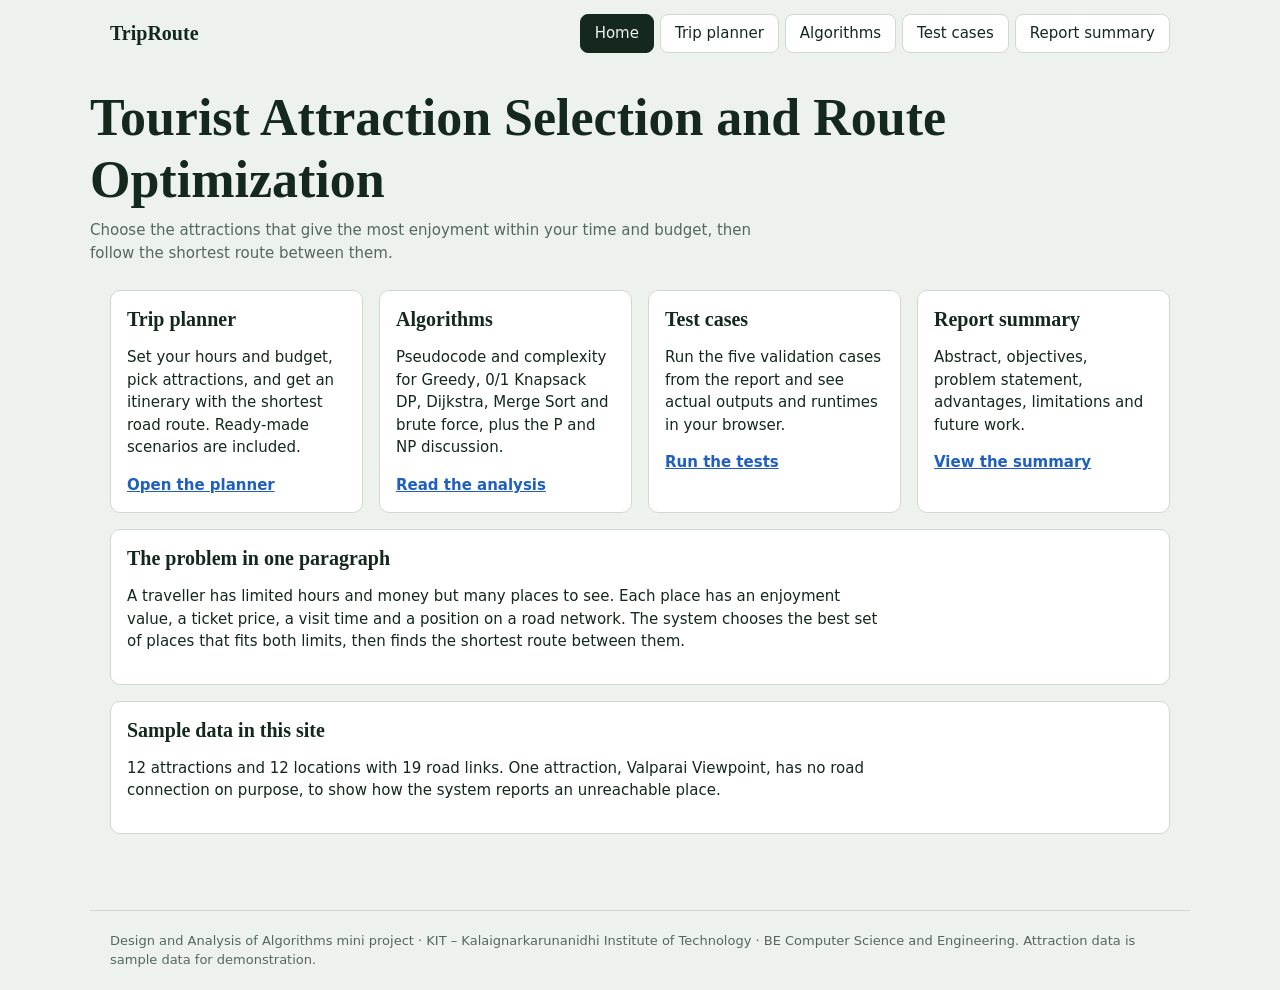
<file: index.html>
<!DOCTYPE html>
<html lang="en"><head><meta charset="UTF-8"><meta name="viewport" content="width=device-width, initial-scale=1">
<title>Tourist Attraction Selection and Route Optimization | Tourist Route Optimizer</title><link rel="stylesheet" href="css/style.css"></head>
<body><nav class="site"><a class="brand" href="index.html">TripRoute</a><a href="index.html" aria-current="page">Home</a><a href="planner.html">Trip planner</a><a href="algorithms.html">Algorithms</a><a href="tests.html">Test cases</a><a href="report.html">Report summary</a></nav>
<header class="hero"><h1>Tourist Attraction Selection and Route Optimization</h1><p>Choose the attractions that give the most enjoyment within your time and budget, then follow the shortest route between them.</p></header>
<main class="page"><div class="cols">
<div class="card"><h2>Trip planner</h2><p>Set your hours and budget, pick attractions, and get an itinerary with the shortest road route. Ready-made scenarios are included.</p><a href="planner.html">Open the planner</a></div>
<div class="card"><h2>Algorithms</h2><p>Pseudocode and complexity for Greedy, 0/1 Knapsack DP, Dijkstra, Merge Sort and brute force, plus the P and NP discussion.</p><a href="algorithms.html">Read the analysis</a></div>
<div class="card"><h2>Test cases</h2><p>Run the five validation cases from the report and see actual outputs and runtimes in your browser.</p><a href="tests.html">Run the tests</a></div>
<div class="card"><h2>Report summary</h2><p>Abstract, objectives, problem statement, advantages, limitations and future work.</p><a href="report.html">View the summary</a></div></div>
<div class="card" style="margin-top:16px"><h2>The problem in one paragraph</h2><p>A traveller has limited hours and money but many places to see. Each place has an enjoyment value, a ticket price, a visit time and a position on a road network. The system chooses the best set of places that fits both limits, then finds the shortest route between them.</p></div>
<div class="card"><h2>Sample data in this site</h2><p>12 attractions and 12 locations with 19 road links. One attraction, Valparai Viewpoint, has no road connection on purpose, to show how the system reports an unreachable place.</p></div></main>
<footer>Design and Analysis of Algorithms mini project · KIT – Kalaignarkarunanidhi Institute of Technology · BE Computer Science and Engineering. Attraction data is sample data for demonstration.</footer>
</body></html>
</file>
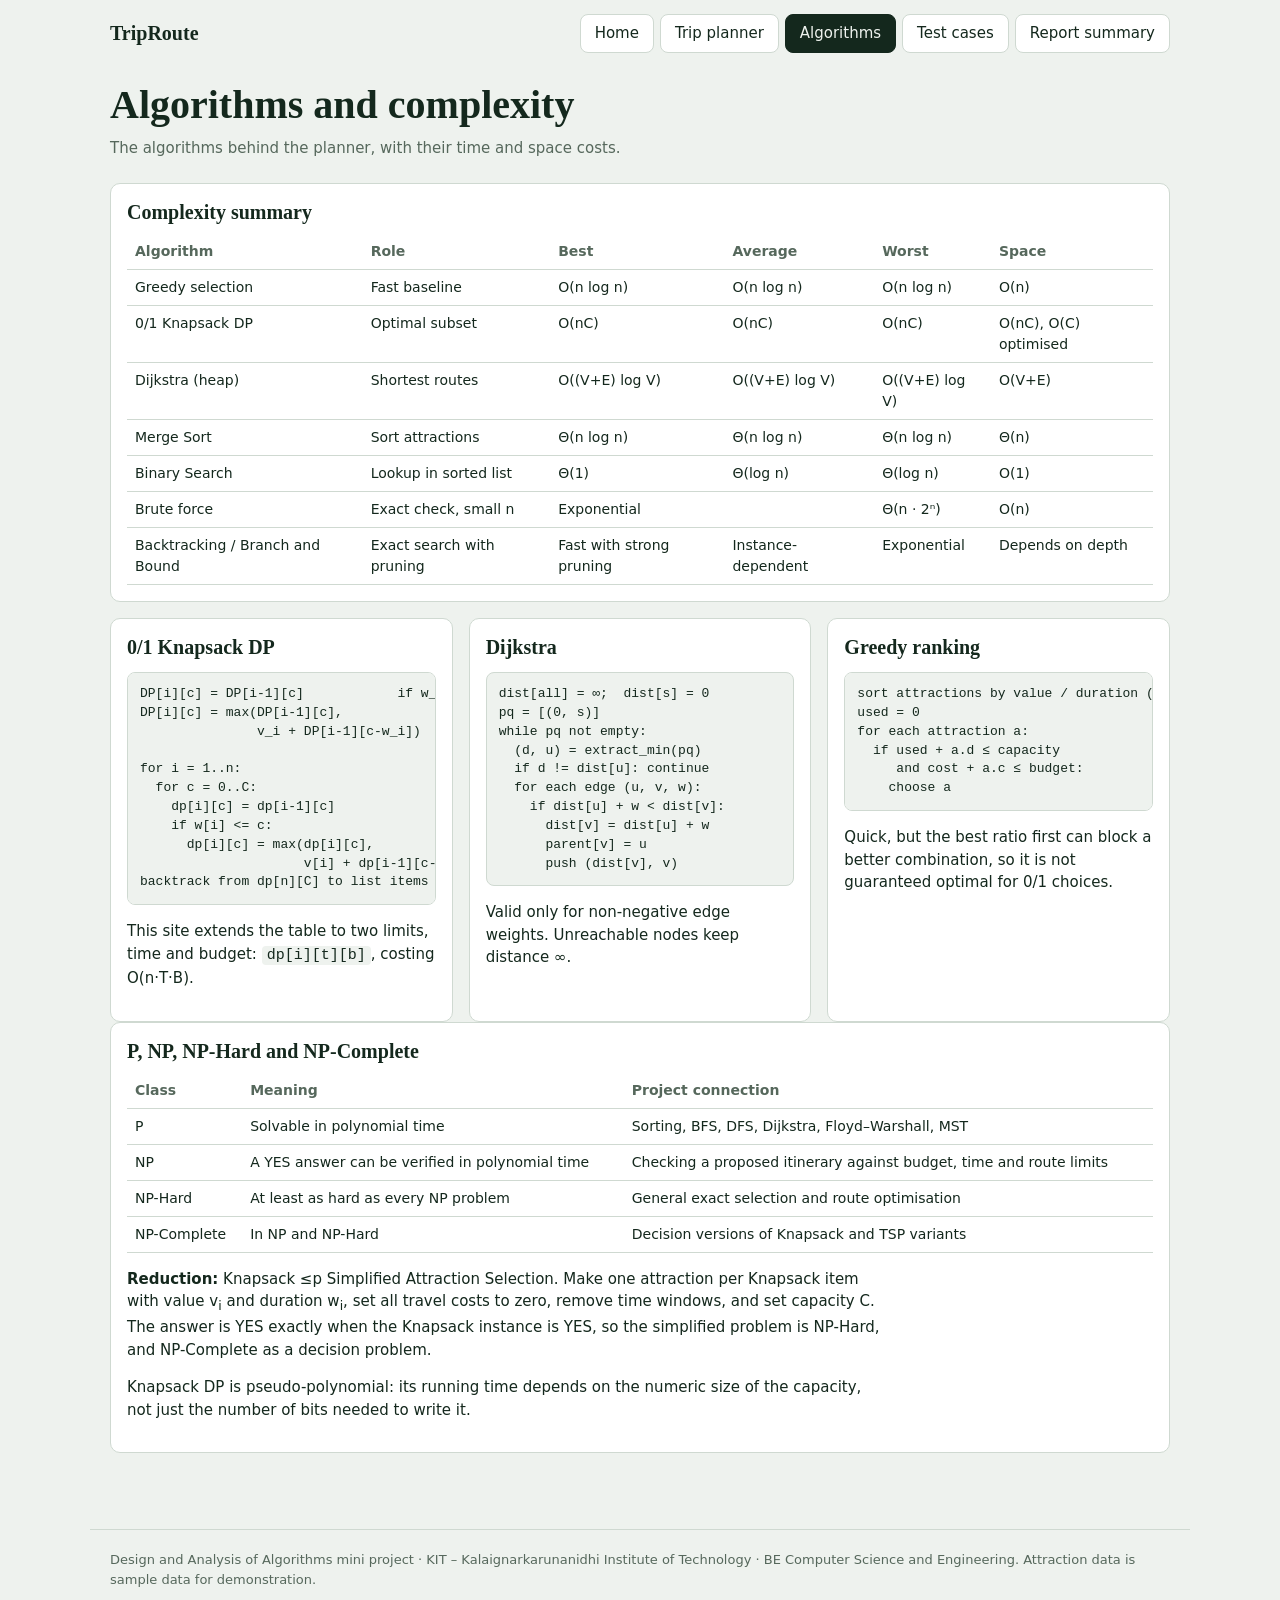
<file: algorithms.html>
<!DOCTYPE html>
<html lang="en"><head><meta charset="UTF-8"><meta name="viewport" content="width=device-width, initial-scale=1">
<title>Algorithms and complexity | Tourist Route Optimizer</title><link rel="stylesheet" href="css/style.css"></head>
<body><nav class="site"><a class="brand" href="index.html">TripRoute</a><a href="index.html">Home</a><a href="planner.html">Trip planner</a><a href="algorithms.html" aria-current="page">Algorithms</a><a href="tests.html">Test cases</a><a href="report.html">Report summary</a></nav>
<header class=""><h1>Algorithms and complexity</h1><p>The algorithms behind the planner, with their time and space costs.</p></header>
<main class="page"><div class="card"><h2>Complexity summary</h2><div class="scroll"><table><tr><th>Algorithm</th><th>Role</th><th>Best</th><th>Average</th><th>Worst</th><th>Space</th></tr>
<tr><td>Greedy selection</td><td>Fast baseline</td><td>O(n log n)</td><td>O(n log n)</td><td>O(n log n)</td><td>O(n)</td></tr>
<tr><td>0/1 Knapsack DP</td><td>Optimal subset</td><td>O(nC)</td><td>O(nC)</td><td>O(nC)</td><td>O(nC), O(C) optimised</td></tr>
<tr><td>Dijkstra (heap)</td><td>Shortest routes</td><td>O((V+E) log V)</td><td>O((V+E) log V)</td><td>O((V+E) log V)</td><td>O(V+E)</td></tr>
<tr><td>Merge Sort</td><td>Sort attractions</td><td>Θ(n log n)</td><td>Θ(n log n)</td><td>Θ(n log n)</td><td>Θ(n)</td></tr>
<tr><td>Binary Search</td><td>Lookup in sorted list</td><td>Θ(1)</td><td>Θ(log n)</td><td>Θ(log n)</td><td>O(1)</td></tr>
<tr><td>Brute force</td><td>Exact check, small n</td><td colspan="2">Exponential</td><td>Θ(n · 2ⁿ)</td><td>O(n)</td></tr>
<tr><td>Backtracking / Branch and Bound</td><td>Exact search with pruning</td><td>Fast with strong pruning</td><td>Instance-dependent</td><td>Exponential</td><td>Depends on depth</td></tr></table></div></div>
<div class="cols"><div class="card"><h2>0/1 Knapsack DP</h2><pre>DP[i][c] = DP[i-1][c]            if w_i &gt; c
DP[i][c] = max(DP[i-1][c],
               v_i + DP[i-1][c-w_i])  if w_i ≤ c

for i = 1..n:
  for c = 0..C:
    dp[i][c] = dp[i-1][c]
    if w[i] &lt;= c:
      dp[i][c] = max(dp[i][c],
                     v[i] + dp[i-1][c-w[i]])
backtrack from dp[n][C] to list items</pre><p>This site extends the table to two limits, time and budget: <code>dp[i][t][b]</code>, costing O(n·T·B).</p></div>
<div class="card"><h2>Dijkstra</h2><pre>dist[all] = ∞;  dist[s] = 0
pq = [(0, s)]
while pq not empty:
  (d, u) = extract_min(pq)
  if d != dist[u]: continue
  for each edge (u, v, w):
    if dist[u] + w &lt; dist[v]:
      dist[v] = dist[u] + w
      parent[v] = u
      push (dist[v], v)</pre><p>Valid only for non-negative edge weights. Unreachable nodes keep distance ∞.</p></div>
<div class="card"><h2>Greedy ranking</h2><pre>sort attractions by value / duration (desc)
used = 0
for each attraction a:
  if used + a.d ≤ capacity
     and cost + a.c ≤ budget:
    choose a</pre><p>Quick, but the best ratio first can block a better combination, so it is not guaranteed optimal for 0/1 choices.</p></div></div>
<div class="card"><h2>P, NP, NP-Hard and NP-Complete</h2><div class="scroll"><table><tr><th>Class</th><th>Meaning</th><th>Project connection</th></tr>
<tr><td>P</td><td>Solvable in polynomial time</td><td>Sorting, BFS, DFS, Dijkstra, Floyd–Warshall, MST</td></tr>
<tr><td>NP</td><td>A YES answer can be verified in polynomial time</td><td>Checking a proposed itinerary against budget, time and route limits</td></tr>
<tr><td>NP-Hard</td><td>At least as hard as every NP problem</td><td>General exact selection and route optimisation</td></tr>
<tr><td>NP-Complete</td><td>In NP and NP-Hard</td><td>Decision versions of Knapsack and TSP variants</td></tr></table></div>
<p><b>Reduction:</b> Knapsack ≤p Simplified Attraction Selection. Make one attraction per Knapsack item with value v<sub>i</sub> and duration w<sub>i</sub>, set all travel costs to zero, remove time windows, and set capacity C. The answer is YES exactly when the Knapsack instance is YES, so the simplified problem is NP-Hard, and NP-Complete as a decision problem.</p>
<p>Knapsack DP is pseudo-polynomial: its running time depends on the numeric size of the capacity, not just the number of bits needed to write it.</p></div></main>
<footer>Design and Analysis of Algorithms mini project · KIT – Kalaignarkarunanidhi Institute of Technology · BE Computer Science and Engineering. Attraction data is sample data for demonstration.</footer>
</body></html>
</file>
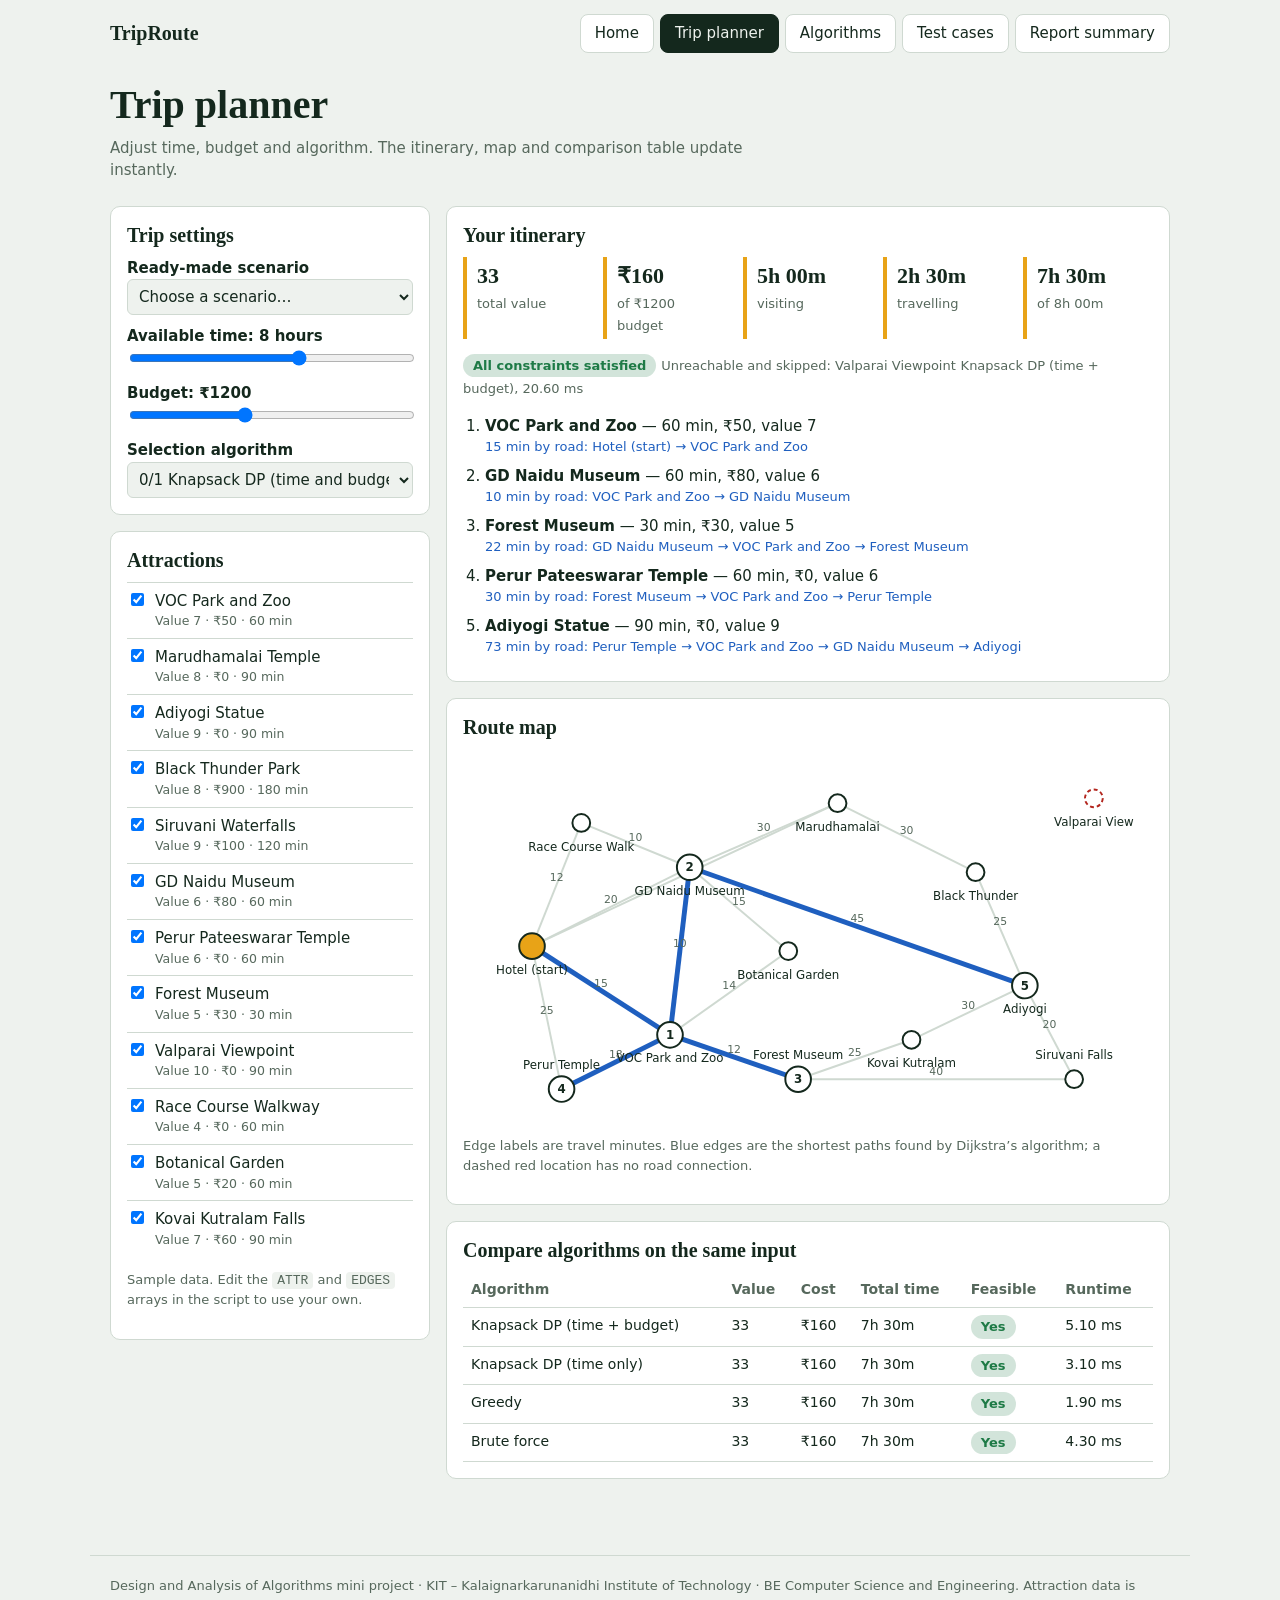
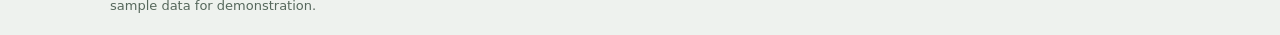
<file: planner.html>
<!DOCTYPE html>
<html lang="en"><head><meta charset="UTF-8"><meta name="viewport" content="width=device-width, initial-scale=1">
<title>Trip planner | Tourist Route Optimizer</title><link rel="stylesheet" href="css/style.css"></head>
<body><nav class="site"><a class="brand" href="index.html">TripRoute</a><a href="index.html">Home</a><a href="planner.html" aria-current="page">Trip planner</a><a href="algorithms.html">Algorithms</a><a href="tests.html">Test cases</a><a href="report.html">Report summary</a></nav>
<header class=""><h1>Trip planner</h1><p>Adjust time, budget and algorithm. The itinerary, map and comparison table update instantly.</p></header>
<main class="page">
<div class="grid">
  <div>
    <div class="card">
      <h2>Trip settings</h2>
      <label for="pre">Ready-made scenario</label>
      <select id="pre"><option value="">Choose a scenario…</option><option value="half">Half day on a small budget (5 h, ₹300)</option>
      <option value="family">Family day trip (8 h, ₹1500)</option><option value="full">Full-day explorer (12 h, ₹3000)</option>
      <option value="greedy">Short trip, greedy method (4 h, ₹500)</option></select>
      <label for="hrs">Available time: <span id="hv"></span> hours</label>
      <input type="range" id="hrs" min="2" max="12" step="0.5" value="8">
      <label for="bud">Budget: ₹<span id="bv"></span></label>
      <input type="range" id="bud" min="0" max="3000" step="100" value="1200">
      <label for="met">Selection algorithm</label>
      <select id="met">
        <option value="knap2">0/1 Knapsack DP (time and budget)</option>
        <option value="knap1">0/1 Knapsack DP (time only)</option>
        <option value="greedy">Greedy (value per hour)</option>
        <option value="brute">Brute force (exact, small n)</option>
      </select>
    </div>
    <div class="card">
      <h2>Attractions</h2>
      <div id="list"></div>
      <p class="note">Sample data. Edit the <code>ATTR</code> and <code>EDGES</code> arrays in the script to use your own.</p>
    </div>
  </div>
  <div>
    <div class="card"><h2>Your itinerary</h2><div id="sum"></div><ol class="it" id="itin"></ol></div>
    <div class="card"><h2>Route map</h2><div id="map"></div><p class="note">Edge labels are travel minutes. Blue edges are the shortest paths found by Dijkstra’s algorithm; a dashed red location has no road connection.</p></div>
    <div class="card"><h2>Compare algorithms on the same input</h2><div class="scroll" id="cmp"></div></div>
  </div>
</div>
</main>
<footer>Design and Analysis of Algorithms mini project · KIT – Kalaignarkarunanidhi Institute of Technology · BE Computer Science and Engineering. Attraction data is sample data for demonstration.</footer>
<script src="js/data.js"></script><script src="js/algorithms.js"></script><script src="js/common.js"></script><script src="js/planner.js"></script></body></html>
</file>
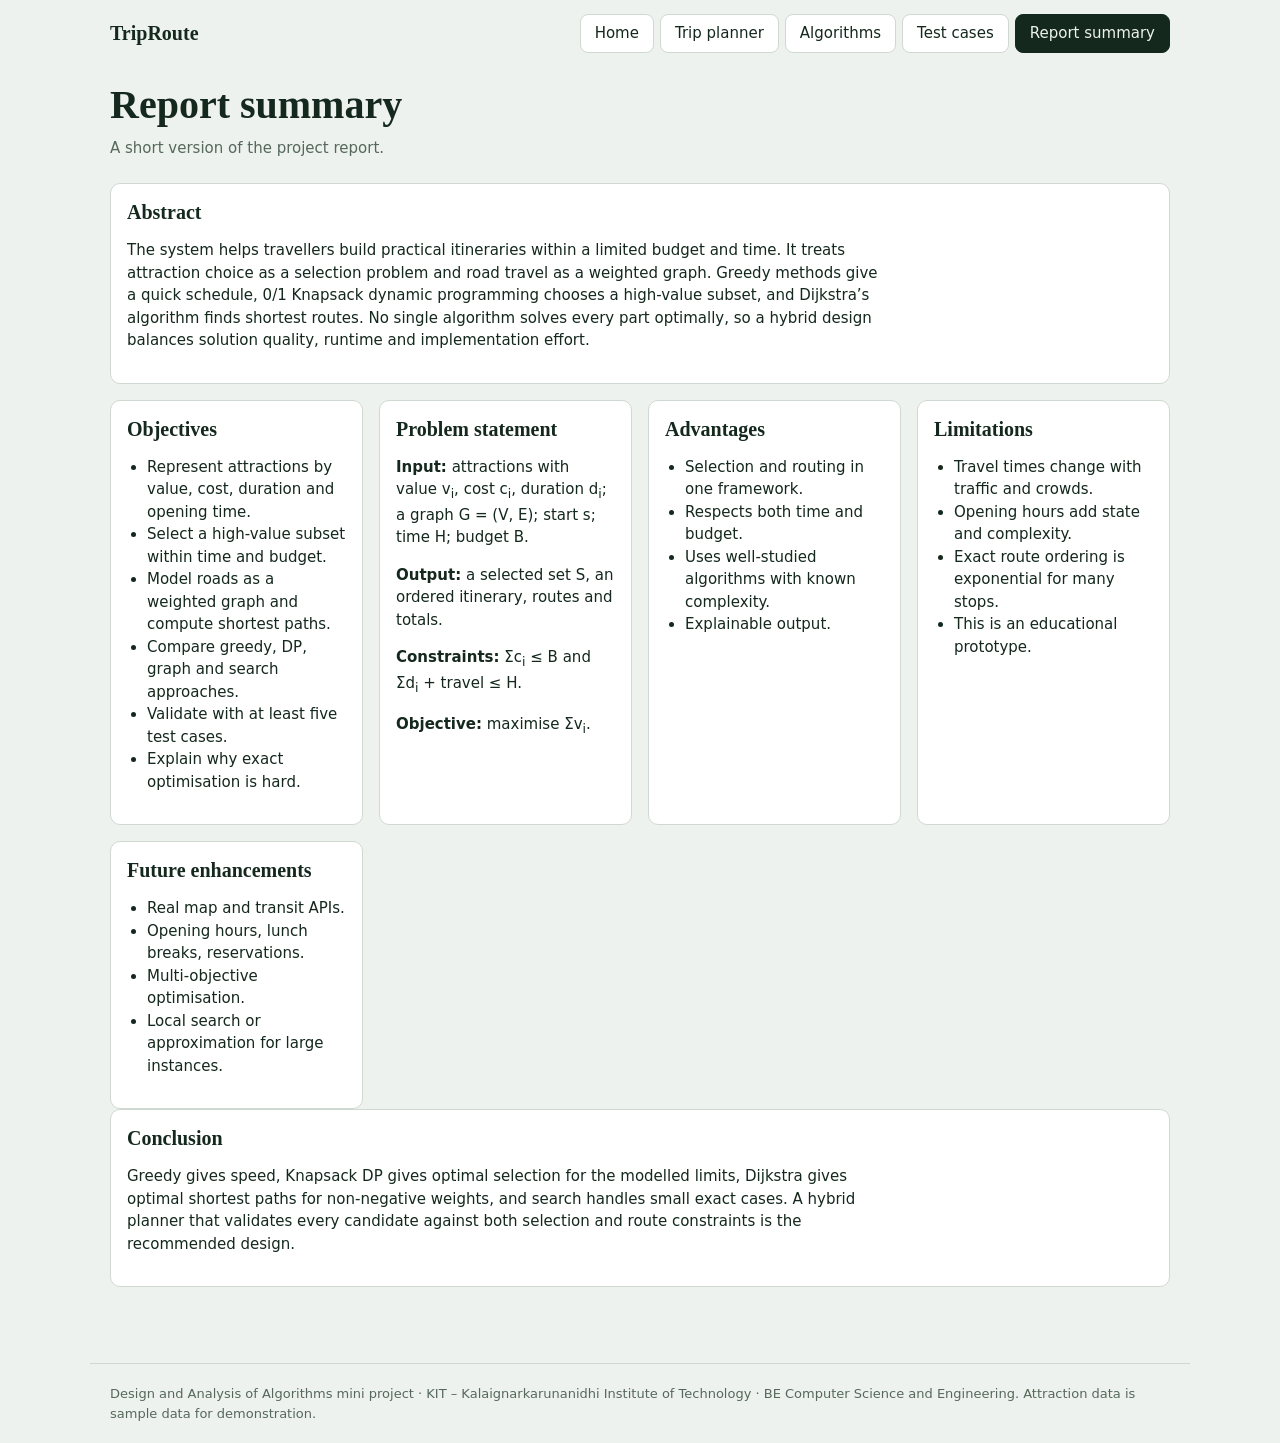
<file: report.html>
<!DOCTYPE html>
<html lang="en"><head><meta charset="UTF-8"><meta name="viewport" content="width=device-width, initial-scale=1">
<title>Report summary | Tourist Route Optimizer</title><link rel="stylesheet" href="css/style.css"></head>
<body><nav class="site"><a class="brand" href="index.html">TripRoute</a><a href="index.html">Home</a><a href="planner.html">Trip planner</a><a href="algorithms.html">Algorithms</a><a href="tests.html">Test cases</a><a href="report.html" aria-current="page">Report summary</a></nav>
<header class=""><h1>Report summary</h1><p>A short version of the project report.</p></header>
<main class="page"><div class="card"><h2>Abstract</h2><p>The system helps travellers build practical itineraries within a limited budget and time. It treats attraction choice as a selection problem and road travel as a weighted graph. Greedy methods give a quick schedule, 0/1 Knapsack dynamic programming chooses a high-value subset, and Dijkstra’s algorithm finds shortest routes. No single algorithm solves every part optimally, so a hybrid design balances solution quality, runtime and implementation effort.</p></div>
<div class="cols"><div class="card"><h2>Objectives</h2><ul class="plain"><li>Represent attractions by value, cost, duration and opening time.</li><li>Select a high-value subset within time and budget.</li><li>Model roads as a weighted graph and compute shortest paths.</li><li>Compare greedy, DP, graph and search approaches.</li><li>Validate with at least five test cases.</li><li>Explain why exact optimisation is hard.</li></ul></div>
<div class="card"><h2>Problem statement</h2><p><b>Input:</b> attractions with value v<sub>i</sub>, cost c<sub>i</sub>, duration d<sub>i</sub>; a graph G = (V, E); start s; time H; budget B.</p><p><b>Output:</b> a selected set S, an ordered itinerary, routes and totals.</p><p><b>Constraints:</b> Σc<sub>i</sub> ≤ B and Σd<sub>i</sub> + travel ≤ H.</p><p><b>Objective:</b> maximise Σv<sub>i</sub>.</p></div>
<div class="card"><h2>Advantages</h2><ul class="plain"><li>Selection and routing in one framework.</li><li>Respects both time and budget.</li><li>Uses well-studied algorithms with known complexity.</li><li>Explainable output.</li></ul></div>
<div class="card"><h2>Limitations</h2><ul class="plain"><li>Travel times change with traffic and crowds.</li><li>Opening hours add state and complexity.</li><li>Exact route ordering is exponential for many stops.</li><li>This is an educational prototype.</li></ul></div>
<div class="card"><h2>Future enhancements</h2><ul class="plain"><li>Real map and transit APIs.</li><li>Opening hours, lunch breaks, reservations.</li><li>Multi-objective optimisation.</li><li>Local search or approximation for large instances.</li></ul></div></div>
<div class="card"><h2>Conclusion</h2><p>Greedy gives speed, Knapsack DP gives optimal selection for the modelled limits, Dijkstra gives optimal shortest paths for non-negative weights, and search handles small exact cases. A hybrid planner that validates every candidate against both selection and route constraints is the recommended design.</p></div></main>
<footer>Design and Analysis of Algorithms mini project · KIT – Kalaignarkarunanidhi Institute of Technology · BE Computer Science and Engineering. Attraction data is sample data for demonstration.</footer>
</body></html>
</file>
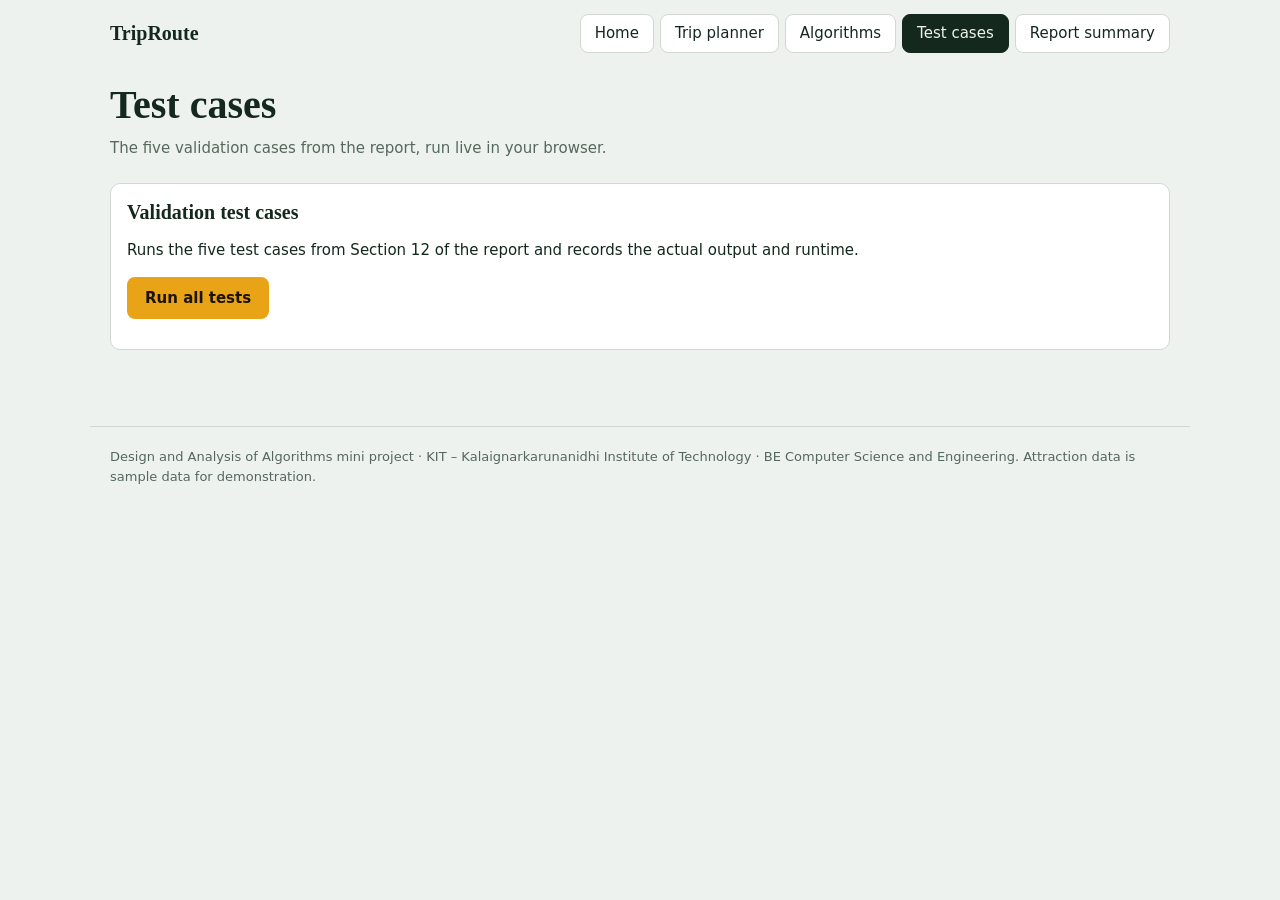
<file: tests.html>
<!DOCTYPE html>
<html lang="en"><head><meta charset="UTF-8"><meta name="viewport" content="width=device-width, initial-scale=1">
<title>Test cases | Tourist Route Optimizer</title><link rel="stylesheet" href="css/style.css"></head>
<body><nav class="site"><a class="brand" href="index.html">TripRoute</a><a href="index.html">Home</a><a href="planner.html">Trip planner</a><a href="algorithms.html">Algorithms</a><a href="tests.html" aria-current="page">Test cases</a><a href="report.html">Report summary</a></nav>
<header class=""><h1>Test cases</h1><p>The five validation cases from the report, run live in your browser.</p></header>
<main class="page">
<div class="card">
  <h2>Validation test cases</h2>
  <p>Runs the five test cases from Section 12 of the report and records the actual output and runtime.</p>
  <button class="run" id="runT">Run all tests</button>
  <div class="scroll" id="tres" style="margin-top:14px"></div>
</div>
</main>
<footer>Design and Analysis of Algorithms mini project · KIT – Kalaignarkarunanidhi Institute of Technology · BE Computer Science and Engineering. Attraction data is sample data for demonstration.</footer>
<script src="js/data.js"></script><script src="js/algorithms.js"></script><script src="js/common.js"></script><script src="js/tests.js"></script></body></html>
</file>
<file: css/style.css>
:root{--bg:#eef2ee;--card:#fff;--ink:#14281d;--mut:#56685c;--line:#cfd9d1;--acc:#e8a317;--route:#1f5fbf;--bad:#b3261e;--ok:#1e7a46}
@media(prefers-color-scheme:dark){:root{--bg:#0f1a14;--card:#16251c;--ink:#e6efe8;--mut:#9bb0a2;--line:#2b4034;--route:#6ea8ff;--bad:#ff8a80;--ok:#6fd49b}}
*{box-sizing:border-box}
body{margin:0;background:var(--bg);color:var(--ink);font:15px/1.5 system-ui,-apple-system,"Segoe UI",sans-serif}
h1,h2,h3{font-family:Georgia,"Times New Roman",serif;line-height:1.2;margin:0}
header{padding:28px 20px 8px;max-width:1100px;margin:auto}
header h1{font-size:clamp(26px,4vw,40px)}
header p{color:var(--mut);max-width:70ch;margin:8px 0 0}
button:focus-visible,input:focus-visible,select:focus-visible{outline:3px solid var(--acc);outline-offset:2px}
main{max-width:1100px;margin:auto;padding:16px 20px 60px}

.grid{display:grid;gap:16px;grid-template-columns:320px 1fr}
@media(max-width:860px){.grid{grid-template-columns:1fr}}
.card{background:var(--card);border:1px solid var(--line);border-radius:10px;padding:16px;margin-bottom:16px}
.card h2{font-size:20px;margin-bottom:10px}
label{display:block;font-weight:600;margin-top:10px}
input[type=range],select{width:100%}
select{padding:7px;background:var(--bg);color:var(--ink);border:1px solid var(--line);border-radius:6px;font:inherit}
.row{display:flex;justify-content:space-between;gap:8px}
.att{display:flex;gap:8px;padding:7px 0;border-top:1px solid var(--line);align-items:flex-start;font-weight:400;margin:0}
.att small{color:var(--mut);display:block}
.stats{display:grid;grid-template-columns:repeat(auto-fit,minmax(120px,1fr));gap:10px}
.stat{border-left:4px solid var(--acc);padding:2px 10px}
.stat b{display:block;font-size:22px;font-family:Georgia,serif}
.stat span{color:var(--mut);font-size:13px}
.tag{display:inline-block;padding:2px 10px;border-radius:99px;font-weight:600;font-size:13px}
.good{background:color-mix(in srgb,var(--ok) 20%,transparent);color:var(--ok)}
.fail{background:color-mix(in srgb,var(--bad) 20%,transparent);color:var(--bad)}
table{width:100%;border-collapse:collapse;font-size:14px}
th,td{text-align:left;padding:7px 8px;border-bottom:1px solid var(--line);vertical-align:top}
th{color:var(--mut);font-weight:600}
.scroll{overflow-x:auto}
ol.it{padding-left:22px;margin:0}ol.it li{margin-bottom:8px}
.path{color:var(--route);font-size:13px}
svg{width:100%;height:auto;display:block}
.edge{stroke:var(--line);stroke-width:2}.edge.r{stroke:var(--route);stroke-width:5}
.nd{fill:var(--card);stroke:var(--ink);stroke-width:2}.nd.s{fill:var(--acc)}.nd.x{stroke:var(--bad);stroke-dasharray:4 3}
svg text{fill:var(--ink);font-size:12px;font-family:system-ui,sans-serif}
.w{fill:var(--mut)!important;font-size:11px!important}
.run{background:var(--acc);color:#1b1400;border:0;padding:10px 18px;border-radius:8px;font-weight:700;cursor:pointer;font:inherit;font-weight:700}
code{background:var(--bg);padding:1px 5px;border-radius:4px}
.note{color:var(--mut);font-size:13px}

nav.site{display:flex;gap:6px;flex-wrap:wrap;align-items:center;max-width:1100px;margin:auto;padding:14px 20px 0}
nav.site .brand{font-family:Georgia,serif;font-weight:700;font-size:20px;margin-right:auto;color:var(--ink);text-decoration:none}
nav.site a:not(.brand){padding:7px 14px;border-radius:8px;color:var(--ink);text-decoration:none;border:1px solid var(--line);background:var(--card)}
nav.site a[aria-current]{background:var(--ink);color:var(--bg);border-color:var(--ink)}
.hero{padding:34px 0 10px}.hero h1{font-size:clamp(30px,5vw,52px)}
.cols{display:grid;gap:16px;grid-template-columns:repeat(auto-fit,minmax(240px,1fr))}
.cols .card{margin:0}.cols a{color:var(--route);font-weight:600}
pre{background:var(--bg);border:1px solid var(--line);border-radius:8px;padding:12px;overflow-x:auto;font-size:13px;line-height:1.45}
footer{max-width:1100px;margin:auto;padding:20px;color:var(--mut);font-size:13px;border-top:1px solid var(--line)}
.page p,.page li{max-width:80ch}ul.plain{padding-left:20px}
</file>
